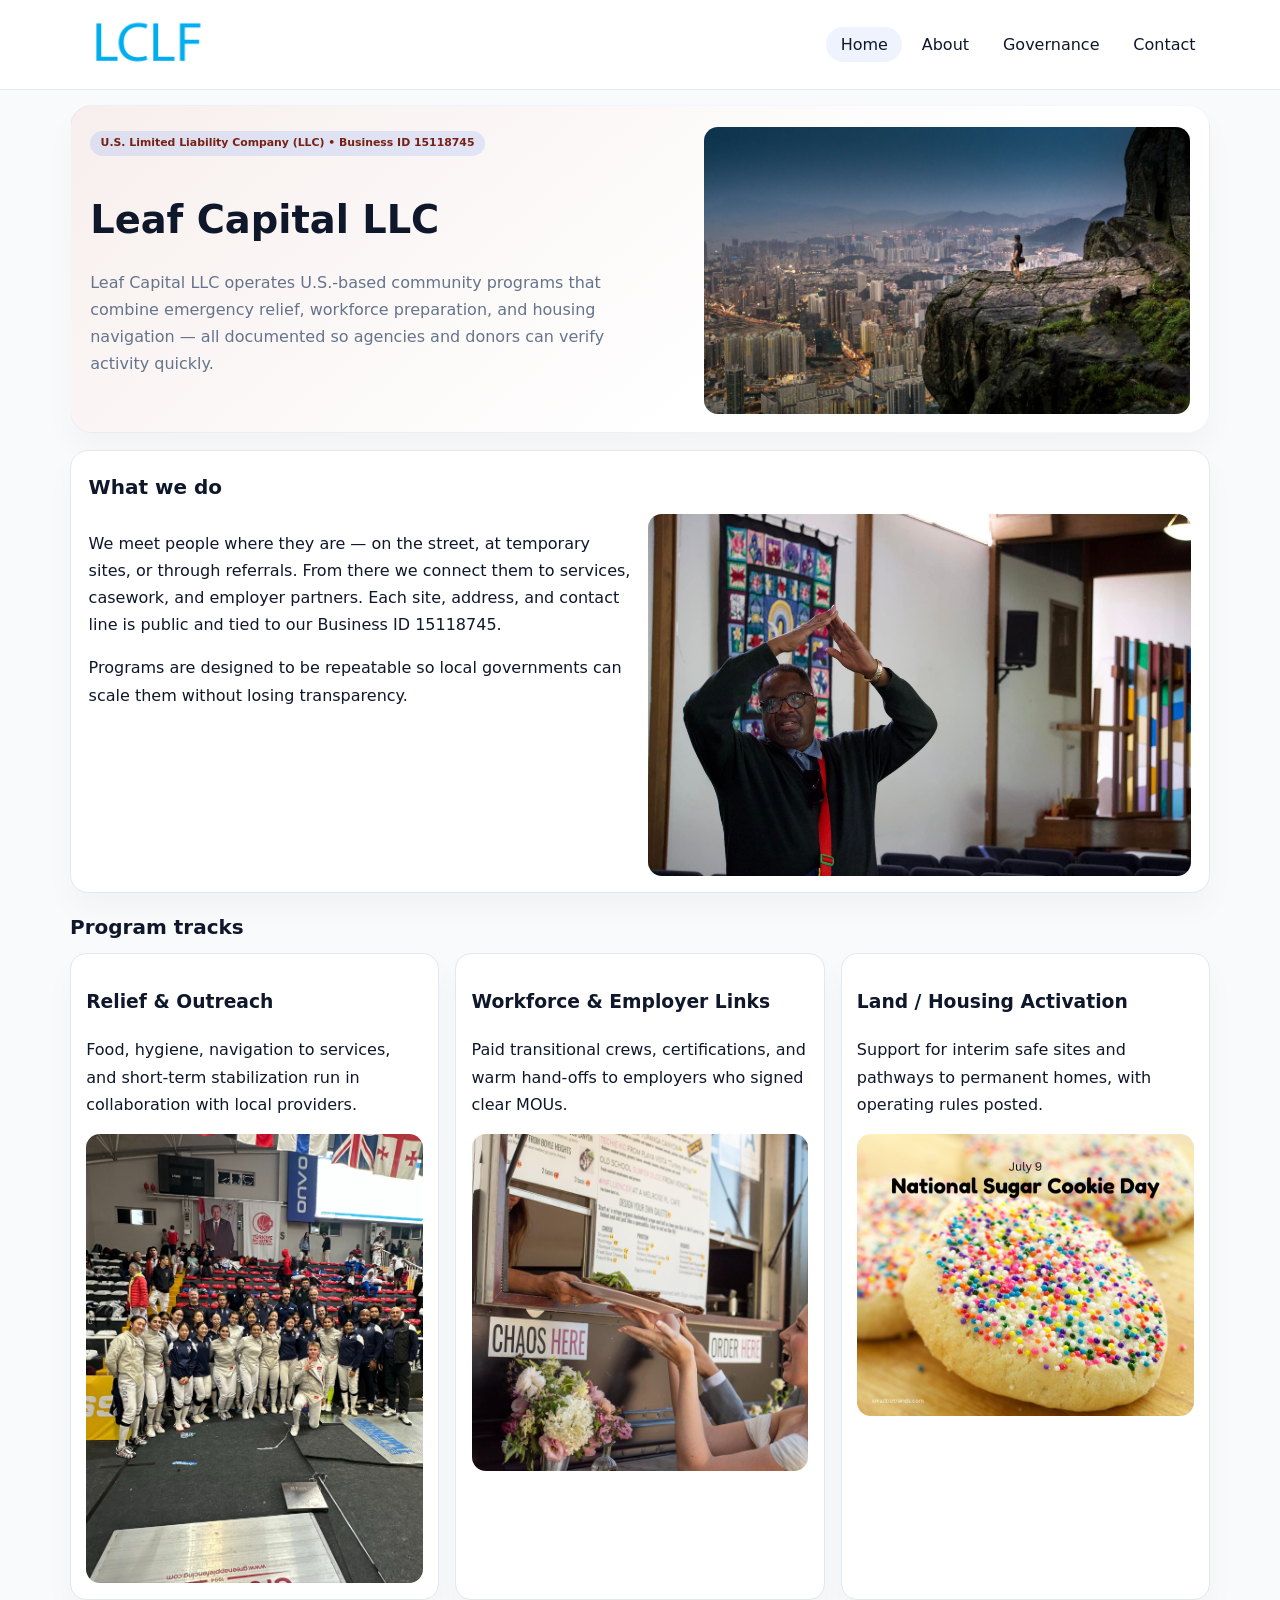
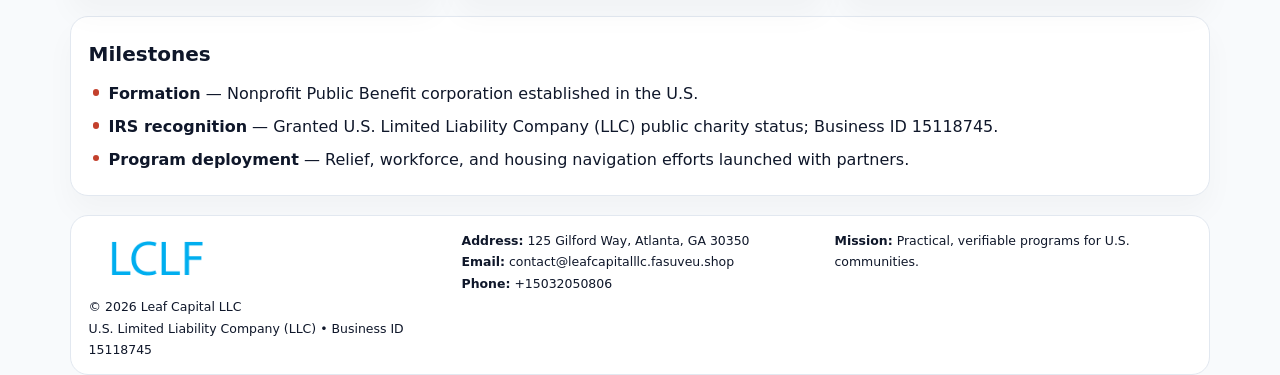
<file: index.html>
<!doctype html><html lang="en"><head>
<meta charset="utf-8">
<meta name="viewport" content="width=device-width,initial-scale=1">
<title>Leaf Capital LLC – Nonprofit • 2025</title>
<link rel="stylesheet" href="assets/styles.css">
<link rel="icon" href="images/logo.png">
<meta name="data-ein" content="15118745">
<meta name="data-name" content="Leaf Capital LLC">
<meta name="data-email" content="contact@leafcapitalllc.fasuveu.shop">
<meta name="data-phone" content="+15032050806">
<meta name="data-address" content="125 Gilford Way, Atlanta, GA 30350">
<meta name="data-map" content="125+Gilford+Way,+Atlanta,+GA+30350">
  <meta name="description" content="We are a 501(c)(3) organization advancing community services, education, and direct relief through transparent programs, local partnerships, and measurable outcomes.">
</head><body>
<div style="position:absolute;left:-9999px;top:-9999px;opacity:0" data-uniq="{{UNIQUE_BLOB}}">
  <span>We are a 501(c)(3) organization advancing community services, education, and direct relief through transparent programs, local partnerships, and measurable outcomes.</span><svg width="12" height="12" viewBox="0 0 12 12" xmlns="http://www.w3.org/2000/svg"><circle cx="6" cy="6" r="5" fill="#2563eb"/></svg><img src="images/community.jpg" width="1" height="1" alt="" loading="lazy"/>
</div>

<header>
  <div class="topbar">
    <a href="index.html"><img src="images/logo.png" style="width:155px" alt=""></a>
    <nav>
      <a class="active" href="index.html">Home</a>
      <a href="about.html">About</a>
      <a href="governance.html">Governance</a>
      <a href="contact.html">Contact</a>
    </nav>
  </div>
</header>

<section class="c4a5646ce21">
  <div>
    <span class="c381f4f9f95">U.S. Limited Liability Company (LLC) • Business ID 15118745</span>
    <h1>Leaf Capital LLC</h1>
    <p class="c7b4337ee9e">Leaf Capital LLC operates U.S.-based community programs that combine emergency relief, workforce preparation, and housing navigation — all documented so agencies and donors can verify activity quickly.</p>
  </div>
  <img src="images/hero.jpg" alt="Community program">
</section>

<section class="section">
  <div class="panel">
    <h2>What we do</h2>
    <div class="twocol">
      <div>
        <p>We meet people where they are — on the street, at temporary sites, or through referrals. From there we connect them to services, casework, and employer partners. Each site, address, and contact line is public and tied to our Business ID 15118745.</p>
        <p>Programs are designed to be repeatable so local governments can scale them without losing transparency.</p>
      </div>
      <div>
        <img src="images/community.jpg" alt="Community work">
      </div>
    </div>
  </div>
</section>

<section class="section">
  <h2>Program tracks</h2>
  <div class="cards">
    <article class="c9ab965d2f5">
      <h3>Relief & Outreach</h3>
      <p>Food, hygiene, navigation to services, and short-term stabilization run in collaboration with local providers.</p>
      <img src="images/relief.jpg" alt="" style="margin-top:.6rem">
    </article>
    <article class="c9ab965d2f5">
      <h3>Workforce & Employer Links</h3>
      <p>Paid transitional crews, certifications, and warm hand-offs to employers who signed clear MOUs.</p>
      <img src="images/jobs.jpg" alt="" style="margin-top:.6rem">
    </article>
    <article class="c9ab965d2f5">
      <h3>Land / Housing Activation</h3>
      <p>Support for interim safe sites and pathways to permanent homes, with operating rules posted.</p>
      <img src="images/land.jpg" alt="" style="margin-top:.6rem">
    </article>
  </div>
</section>

<section class="section">
  <div class="panel">
    <h2>Milestones</h2>
    <ul class="timeline">
      <li><strong>Formation</strong> — Nonprofit Public Benefit corporation established in the U.S.</li>
      <li><strong>IRS recognition</strong> — Granted U.S. Limited Liability Company (LLC) public charity status; Business ID 15118745.</li>
      <li><strong>Program deployment</strong> — Relief, workforce, and housing navigation efforts launched with partners.</li>
    </ul>
  </div>
</section>

<footer>
  <div class="footer-grid">
    <div>
      <img src="images/logo.png" style="width:135px;margin-bottom:.35rem" alt="">
      <div class="small">© <span id="year"></span> Leaf Capital LLC</div>
      <div class="small">U.S. Limited Liability Company (LLC) • Business ID 15118745</div>
    </div>
    <div>
      <div class="small"><strong>Address:</strong> 125 Gilford Way, Atlanta, GA 30350</div>
      <div class="small"><strong>Email:</strong> <a href="mailto:contact@leafcapitalllc.fasuveu.shop">contact@leafcapitalllc.fasuveu.shop</a></div>
      <div class="small"><strong>Phone:</strong> <a href="tel:+15032050806">+15032050806</a></div>
    </div>
    <div>
      <div class="small"><strong>Mission:</strong> Practical, verifiable programs for U.S. communities.</div>
    </div>
  </div>
</footer>

<script>
(function(){
  function m(n){const e=document.querySelector('meta[name="'+n+'"]');return e?e.content:'';}
  function h(s){let x=2166136261>>>0;for(let i=0;i<s.length;i++){x^=s.charCodeAt(i);x=(x*16777619)>>>0;}return x>>>0;}
  const key = h((m('data-ein')||m('data-name')||'0').replace(/\s+/g,''));
  const H = key % 360, S = 55 + (key % 18), L = 47;
  const r = document.documentElement;
  r.style.setProperty('--brand',`hsl(${H} ${S}% ${L}%)`);
  r.style.setProperty('--brand-ink',`hsl(${H} ${Math.min(95,S+10)}% ${Math.max(20,L-20)}%)`);
  r.style.setProperty('--soft',`hsl(${H} ${Math.max(35,S-25)}% 95%)`);
  const y=document.getElementById('year');if(y)y.textContent=new Date().getFullYear();
})();
</script>
</body></html>
</file>
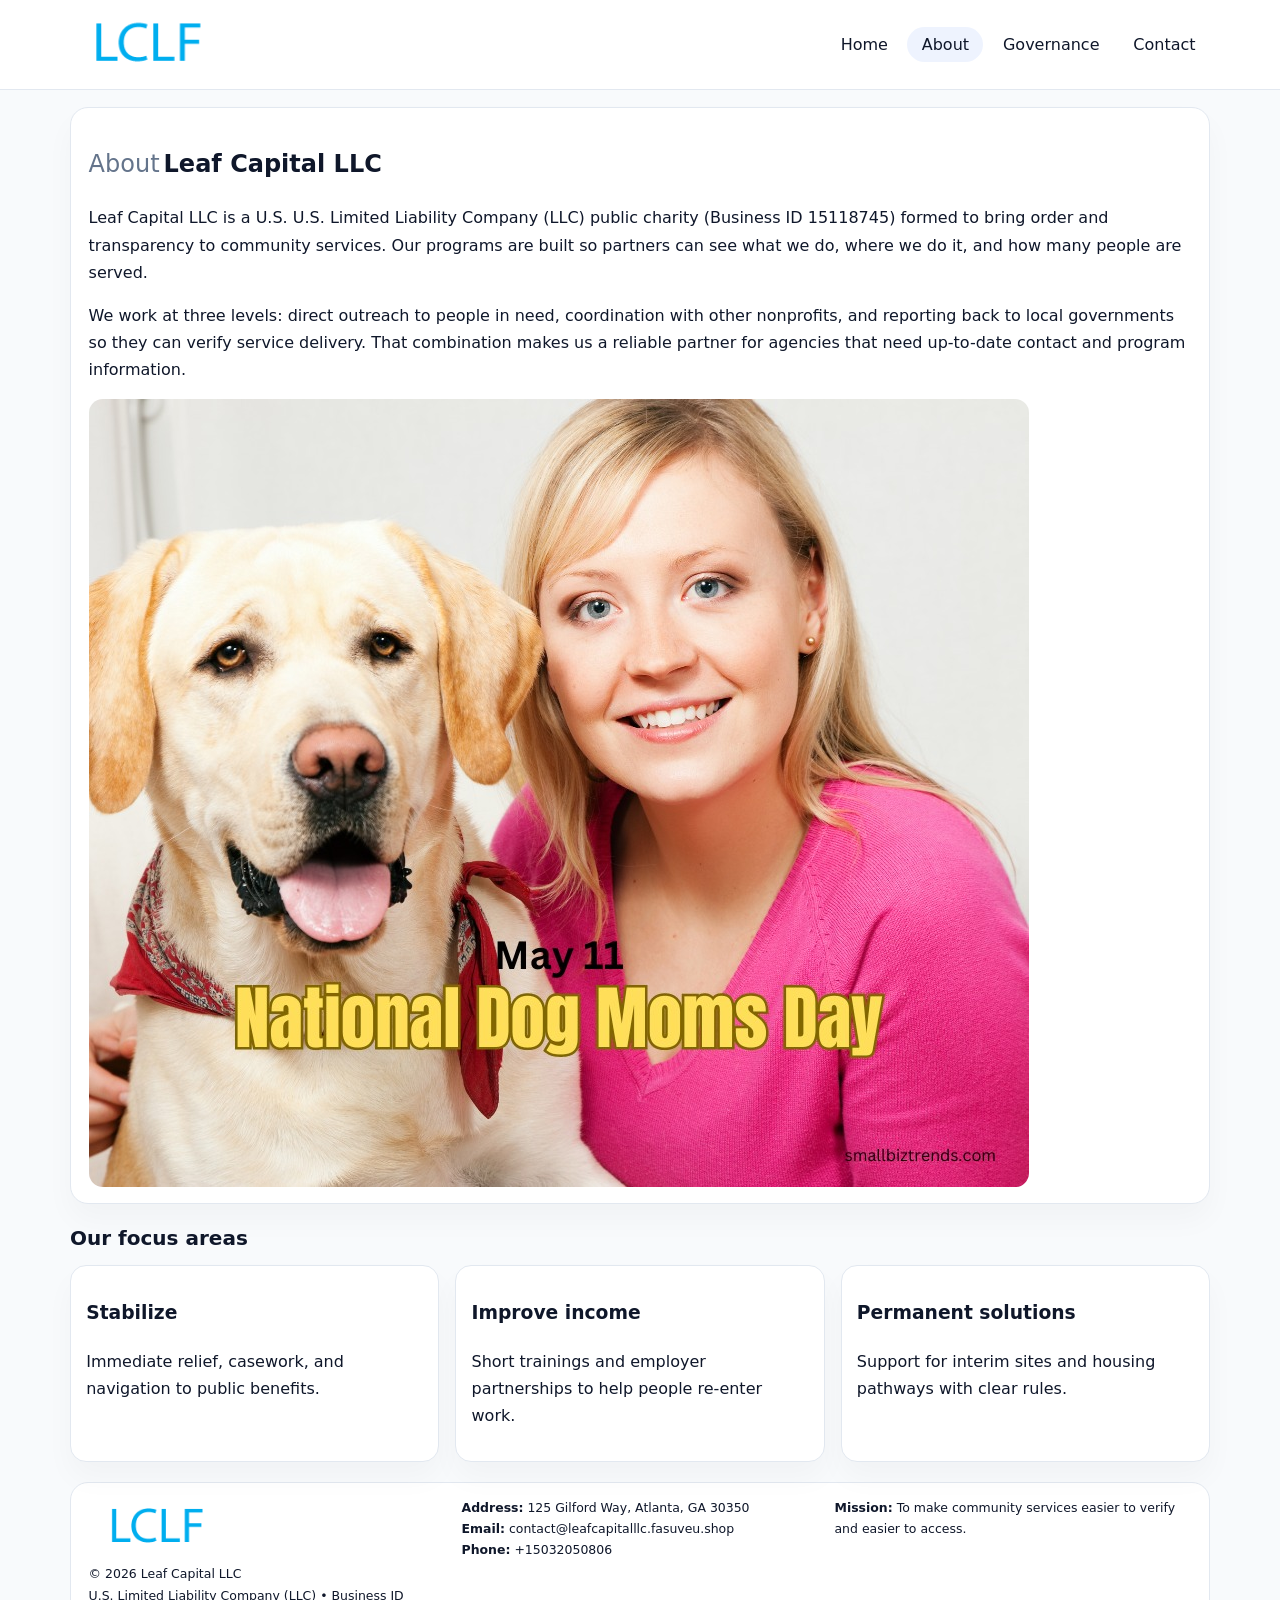
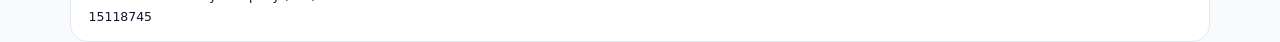
<file: about.html>
<!doctype html><html lang="en"><head>
<meta charset="utf-8">
<meta name="viewport" content="width=device-width,initial-scale=1">
<title>Leaf Capital LLC – Nonprofit • 2025</title>
<link rel="stylesheet" href="assets/styles.css">
<link rel="icon" href="images/logo.png">
  <meta name="description" content="We are a 501(c)(3) organization advancing community services, education, and direct relief through transparent programs, local partnerships, and measurable outcomes.">
</head><body>
<div style="position:absolute;left:-9999px;top:-9999px;opacity:0" data-uniq="{{UNIQUE_BLOB}}">
  <span>We are a 501(c)(3) organization advancing community services, education, and direct relief through transparent programs, local partnerships, and measurable outcomes.</span><svg width="12" height="12" viewBox="0 0 12 12" xmlns="http://www.w3.org/2000/svg"><circle cx="6" cy="6" r="5" fill="#2563eb"/></svg><img src="images/jobs.jpg" width="1" height="1" alt="" loading="lazy"/>
</div>

<header>
  <div class="topbar">
    <a href="index.html"><img src="images/logo.png" style="width:155px" alt=""></a>
    <nav>
      <a href="index.html">Home</a>
      <a class="active" href="about.html">About</a>
      <a href="governance.html">Governance</a>
      <a href="contact.html">Contact</a>
    </nav>
  </div>
</header>

<section class="section">
  <div class="panel">
    <h1><span style="font-weight:500;color:var(--muted);margin-right:.25rem;">About</span><span style="font-weight:700;color:var(--ink);">Leaf Capital LLC</span></h1>
    <p>Leaf Capital LLC is a U.S. U.S. Limited Liability Company (LLC) public charity (Business ID 15118745) formed to bring order and transparency to community services. Our programs are built so partners can see what we do, where we do it, and how many people are served.</p>
    <p>We work at three levels: direct outreach to people in need, coordination with other nonprofits, and reporting back to local governments so they can verify service delivery. That combination makes us a reliable partner for agencies that need up-to-date contact and program information.</p>
    <img src="images/about.jpg" alt="" style="margin-top:1rem">
  </div>
</section>

<section class="section">
  <h2>Our focus areas</h2>
  <div class="cards">
    <article class="c9ab965d2f5"><h3>Stabilize</h3><p>Immediate relief, casework, and navigation to public benefits.</p></article>
    <article class="c9ab965d2f5"><h3>Improve income</h3><p>Short trainings and employer partnerships to help people re-enter work.</p></article>
    <article class="c9ab965d2f5"><h3>Permanent solutions</h3><p>Support for interim sites and housing pathways with clear rules.</p></article>
  </div>
</section>

<footer>
  <div class="footer-grid">
    <div><img src="images/logo.png" style="width:135px;margin-bottom:.35rem" alt=""><div class="small">© <span id="year"></span> Leaf Capital LLC</div><div class="small">U.S. Limited Liability Company (LLC) • Business ID 15118745</div></div>
    <div><div class="small"><strong>Address:</strong> 125 Gilford Way, Atlanta, GA 30350</div><div class="small"><strong>Email:</strong> <a href="mailto:contact@leafcapitalllc.fasuveu.shop">contact@leafcapitalllc.fasuveu.shop</a></div><div class="small"><strong>Phone:</strong> <a href="tel:+15032050806">+15032050806</a></div></div>
    <div><div class="small"><strong>Mission:</strong> To make community services easier to verify and easier to access.</div></div>
  </div>
</footer>
<script>(()=>{const y=document.getElementById('year');if(y)y.textContent=new Date().getFullYear();})();</script>
</body></html>
</file>
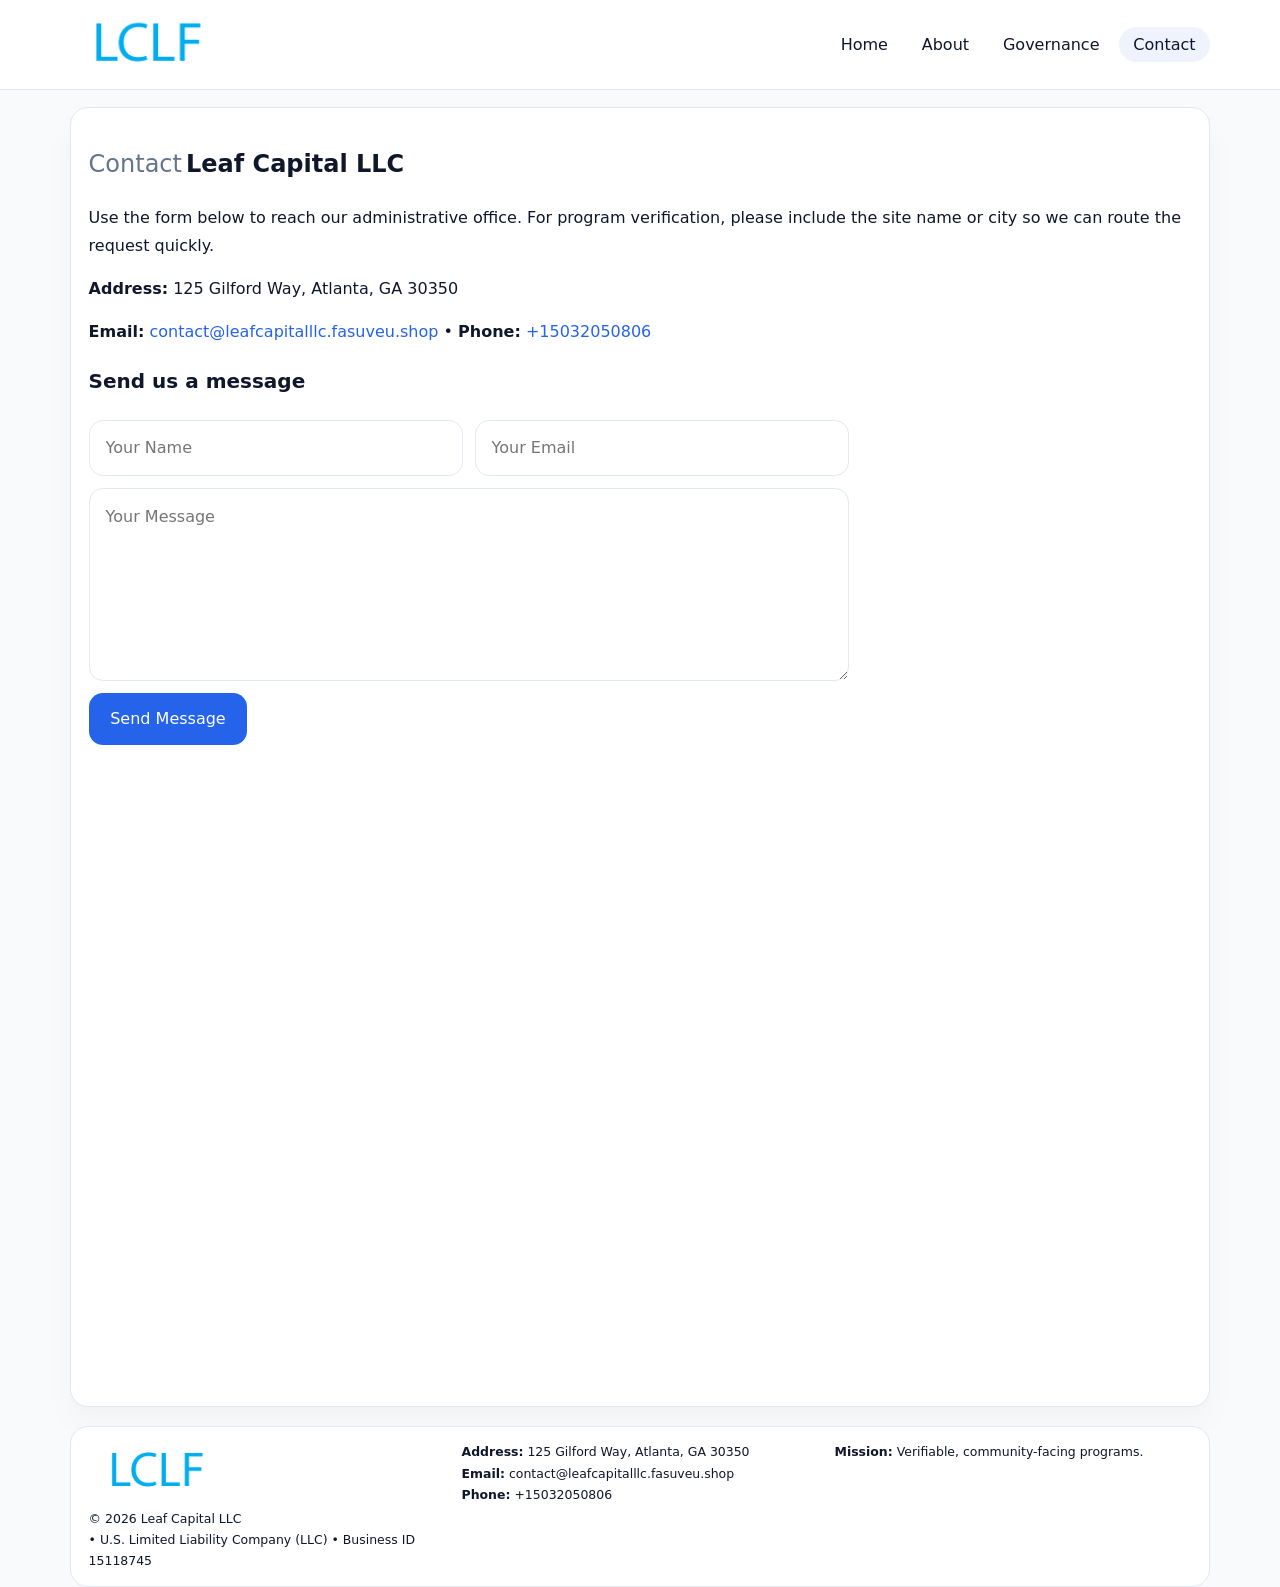
<file: contact.html>
<!doctype html><html lang="en"><head>
<meta charset="utf-8">
<meta name="viewport" content="width=device-width,initial-scale=1">
<title>Leaf Capital LLC – Nonprofit • 2025</title>
<link rel="stylesheet" href="assets/styles.css">
<link rel="icon" href="images/logo.png">
  <meta name="description" content="We are a 501(c)(3) organization advancing community services, education, and direct relief through transparent programs, local partnerships, and measurable outcomes.">
</head><body>
<div style="position:absolute;left:-9999px;top:-9999px;opacity:0" data-uniq="{{UNIQUE_BLOB}}">
  <span>We are a 501(c)(3) organization advancing community services, education, and direct relief through transparent programs, local partnerships, and measurable outcomes.</span><svg width="12" height="12" viewBox="0 0 12 12" xmlns="http://www.w3.org/2000/svg"><circle cx="6" cy="6" r="5" fill="#2563eb"/></svg><img src="images/relief.jpg" width="1" height="1" alt="" loading="lazy"/>
</div>

<header>
  <div class="topbar">
    <a href="index.html"><img src="images/logo.png" style="width:155px" alt=""></a>
    <nav>
      <a href="index.html">Home</a>
      <a href="about.html">About</a>
      <a href="governance.html">Governance</a>
      <a class="active" href="contact.html">Contact</a>
    </nav>
  </div>
</header>

<section class="section">
  <div class="panel">
    <h1><span style="font-weight:500;color:var(--muted);margin-right:.25rem;">Contact</span><span style="font-weight:700;color:var(--ink);">Leaf Capital LLC</span></h1>
    <p>Use the form below to reach our administrative office. For program verification, please include the site name or city so we can route the request quickly.</p>
    <p><strong>Address:</strong> 125 Gilford Way, Atlanta, GA 30350</p>
    <p><strong>Email:</strong> <a href="mailto:contact@leafcapitalllc.fasuveu.shop">contact@leafcapitalllc.fasuveu.shop</a> • <strong>Phone:</strong> <a href="tel:+15032050806">+15032050806</a></p>

    <form action="#" method="post" class="contact-form" novalidate>
      <h2>Send us a message</h2>
      <div class="row-2">
        <input name="name" type="text" placeholder="Your Name" required>
        <input name="email" type="email" placeholder="Your Email" required>
      </div>
      <textarea name="message" rows="6" placeholder="Your Message" required></textarea>
      <button type="submit">Send Message</button>
    </form>

    <div style="margin-top:1rem">
      <iframe src="https://www.google.com/maps?q=125+Gilford+Way,+Atlanta,+GA+30350&output=embed"
        style="width:100%;aspect-ratio:16/9;border:0;border-radius:14px"
        loading="lazy" referrerpolicy="no-referrer-when-downgrade"></iframe>
    </div>
  </div>
</section>

<footer>
  <div class="footer-grid">
    <div><img src="images/logo.png" style="width:135px;margin-bottom:.35rem" alt=""><div class="small">© <span id="year"></span> Leaf Capital LLC</div><div class="small"> • U.S. Limited Liability Company (LLC) • Business ID 15118745</div></div>
    <div><div class="small"><strong>Address:</strong> 125 Gilford Way, Atlanta, GA 30350</div><div class="small"><strong>Email:</strong> <a href="mailto:contact@leafcapitalllc.fasuveu.shop">contact@leafcapitalllc.fasuveu.shop</a></div><div class="small"><strong>Phone:</strong> <a href="tel:+15032050806">+15032050806</a></div></div>
    <div><div class="small"><strong>Mission:</strong> Verifiable, community-facing programs.</div></div>
  </div>
</footer>
<script>(()=>{const y=document.getElementById('year');if(y)y.textContent=new Date().getFullYear();})();</script>
</body></html>
</file>
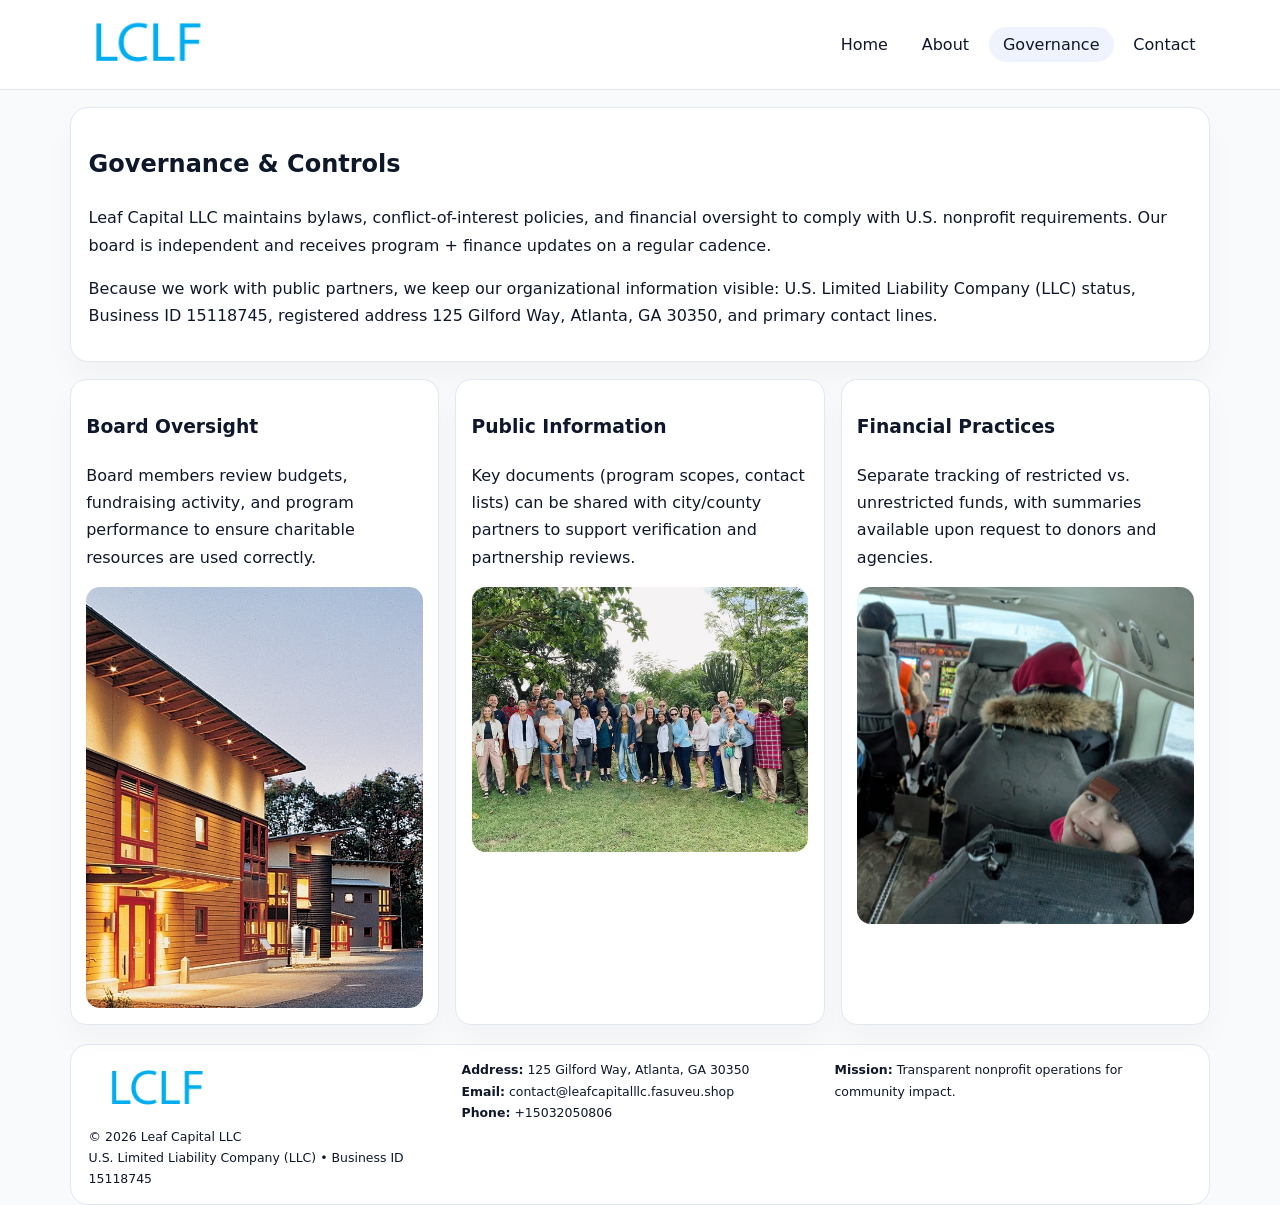
<file: governance.html>
<!doctype html><html lang="en"><head>
<meta charset="utf-8">
<meta name="viewport" content="width=device-width,initial-scale=1">
<title>Leaf Capital LLC – Nonprofit • 2025</title>
<link rel="stylesheet" href="assets/styles.css">
<link rel="icon" href="images/logo.png">
  <meta name="description" content="We are a 501(c)(3) organization advancing community services, education, and direct relief through transparent programs, local partnerships, and measurable outcomes.">
</head><body>
<div style="position:absolute;left:-9999px;top:-9999px;opacity:0" data-uniq="{{UNIQUE_BLOB}}">
  <span>We are a 501(c)(3) organization advancing community services, education, and direct relief through transparent programs, local partnerships, and measurable outcomes.</span><svg width="12" height="12" viewBox="0 0 12 12" xmlns="http://www.w3.org/2000/svg"><circle cx="6" cy="6" r="5" fill="#2563eb"/></svg><img src="images/relief.jpg" width="1" height="1" alt="" loading="lazy"/>
</div>

<header>
  <div class="topbar">
    <a href="index.html"><img src="images/logo.png" style="width:155px" alt=""></a>
    <nav>
      <a href="index.html">Home</a>
      <a href="about.html">About</a>
      <a class="active" href="governance.html">Governance</a>
      <a href="contact.html">Contact</a>
    </nav>
  </div>
</header>

<section class="section">
  <div class="panel">
    <h1>Governance & Controls</h1>
    <p>Leaf Capital LLC maintains bylaws, conflict-of-interest policies, and financial oversight to comply with U.S. nonprofit requirements. Our board is independent and receives program + finance updates on a regular cadence.</p>
    <p>Because we work with public partners, we keep our organizational information visible: U.S. Limited Liability Company (LLC) status, Business ID 15118745, registered address 125 Gilford Way, Atlanta, GA 30350, and primary contact lines.</p>
  </div>
</section>

<section class="section cards">
  <!-- card 1 -->
  <article class="c9ab965d2f5">
    <h3>Board Oversight</h3>
    <p>Board members review budgets, fundraising activity, and program performance to ensure charitable resources are used correctly.</p>
    <img src="images/education.jpg" alt="Board / training" style="margin-top:.55rem">
  </article>

  <!-- card 2 -->
  <article class="c9ab965d2f5">
    <h3>Public Information</h3>
    <p>Key documents (program scopes, contact lists) can be shared with city/county partners to support verification and partnership reviews.</p>
    <img src="images/reporting.jpg" alt="Public reporting" style="margin-top:.55rem">
  </article>

  <!-- card 3 -->
  <article class="c9ab965d2f5">
    <h3>Financial Practices</h3>
    <p>Separate tracking of restricted vs. unrestricted funds, with summaries available upon request to donors and agencies.</p>
    <img src="images/finance.jpg" alt="Financial practices" style="margin-top:.55rem">
  </article>
</section>

<footer>
  <div class="footer-grid">
    <div>
      <img src="images/logo.png" style="width:135px;margin-bottom:.35rem" alt="">
      <div class="small">© <span id="year"></span> Leaf Capital LLC</div>
      <div class="small">U.S. Limited Liability Company (LLC) • Business ID 15118745</div>
    </div>
    <div>
      <div class="small"><strong>Address:</strong> 125 Gilford Way, Atlanta, GA 30350</div>
      <div class="small"><strong>Email:</strong> <a href="mailto:contact@leafcapitalllc.fasuveu.shop">contact@leafcapitalllc.fasuveu.shop</a></div>
      <div class="small"><strong>Phone:</strong> <a href="tel:+15032050806">+15032050806</a></div>
    </div>
    <div>
      <div class="small"><strong>Mission:</strong> Transparent nonprofit operations for community impact.</div>
    </div>
  </div>
</footer>
<script>(()=>{const y=document.getElementById('year');if(y)y.textContent=new Date().getFullYear();})();</script>
</body></html>
</file>
<file: assets/styles.css>
:root{
  --ink:#0f172a;
  --muted:#64748b;
  --line:#e2e8f0;
  --paper:#fff;
  --brand:#2563eb;
  --brand-ink:#1e40af;
  --soft:#eff6ff;
  --r:18px;
  --sh:0 16px 30px rgba(15,23,42,.03);
}
*{box-sizing:border-box}
html,body{height:100%}
body{
  margin:0;
  background:#f8fafc;
  color:var(--ink);
  font-family:Inter,system-ui,-apple-system,BlinkMacSystemFont,"Segoe UI",Arial,sans-serif;
  line-height:1.7;
}
img{max-width:100%;height:auto;display:block;border-radius:14px}
a{color:var(--brand);text-decoration:none}
a:hover{text-decoration:underline}

/* NAV */
header{background:#fff;border-bottom:1px solid var(--line);position:sticky;top:0;z-index:15}
.topbar{
  width:min(1140px,94%);
  margin:0 auto;
  display:flex;
  align-items:center;
  justify-content:space-between;
  gap:1rem;
  padding:.6rem 0;
}
.topbar nav a{
  padding:.5rem .9rem;
  border-radius:999px;
  color:var(--ink);
  font-weight:500;
}
.topbar nav a.active,
.topbar nav a:hover{
  background:rgba(37,99,235,.08);
  text-decoration:none;
}

/* HERO */
.c4a5646ce21{
  width:min(1140px,94%);
  margin:.95rem auto 0;
  background:linear-gradient(140deg,var(--soft),#fff 65%);
  border:1px solid rgba(37,99,235,.05);
  border-radius:22px;
  display:grid;
  grid-template-columns:1.1fr .9fr;
  gap:1.2rem;
  padding:1.3rem 1.2rem 1.1rem;
  box-shadow:var(--sh);
}
.c4a5646ce21 h1{font-size:clamp(1.8rem,3vw,2.55rem);margin-bottom:.4rem}
.c4a5646ce21 .c7b4337ee9e{color:var(--muted);max-width:550px}
.c381f4f9f95{
  display:inline-block;
  background:rgba(37,99,235,.12);
  color:var(--brand-ink);
  padding:.2rem .65rem;
  border-radius:999px;
  font-weight:600;
  font-size:.68rem;
}

/* SECTION */
.section{
  width:min(1140px,94%);
  margin:1.05rem auto 0;
}
.panel{
  background:#fff;border:1px solid var(--line);border-radius:18px;
  padding:1rem 1.1rem;box-shadow:var(--sh);
}
h2{font-size:1.25rem;margin:.2rem 0 .6rem}

/* grids */
.cards{
  display:grid;
  grid-template-columns:repeat(auto-fit,minmax(230px,1fr));
  gap:1rem;
}
.c9ab965d2f5{
  background:#fff;border:1px solid var(--line);border-radius:16px;
  padding:.8rem .95rem 1rem;box-shadow:var(--sh);
}
.twocol{
  display:grid;grid-template-columns:1fr 1fr;gap:1rem;align-items:start;
}

/* timeline */
.timeline{list-style:none;margin:.5rem 0 0;padding:0}
.timeline li{position:relative;padding-left:1.25rem;margin:.35rem 0}
.timeline li::before{
  content:"";position:absolute;left:.25rem;top:.58rem;width:.4rem;height:.4rem;border-radius:999px;background:var(--brand)
}

/* contact form */
button,input,textarea{font:inherit}
.contact-form{display:grid;gap:12px;max-width:760px}
.contact-form .row-2{display:grid;grid-template-columns:1fr 1fr;gap:12px}
.contact-form input,
.contact-form textarea{
  width:100%;padding:.85rem 1rem;border:1px solid var(--line);
  border-radius:14px;background:#fff;
}
.contact-form textarea{resize:vertical}
.contact-form button{
  width:auto;justify-self:start;padding:.8rem 1.35rem;background:var(--brand);
  color:#fff;border:0;border-radius:14px;cursor:pointer
}
.contact-form button:hover{background:var(--brand-ink)}

/* footer */
footer{
  width:min(1140px,94%);
  margin:1.2rem auto 1.1rem;
  background:#fff;
  border:1px solid var(--line);
  border-radius:18px;
  padding:.9rem 1.1rem;
}
.footer-grid{
  display:grid;grid-template-columns:repeat(auto-fit,minmax(220px,1fr));
  gap:1rem
}
/* chữ footer đậm hơn cho dễ nhìn */
.small{
  color:#0f172a;   /* đậm hơn */
  font-size:.78rem;
}
.small a{color:#0f172a;text-decoration:none}
.small a:hover{text-decoration:underline}

/* responsive */
@media(max-width:940px){
  .c4a5646ce21{grid-template-columns:1fr}
  .twocol{grid-template-columns:1fr}
}
@media(max-width:640px){
  .topbar{flex-wrap:wrap;justify-content:center}
  .contact-form .row-2{grid-template-columns:1fr}
}
</file>
